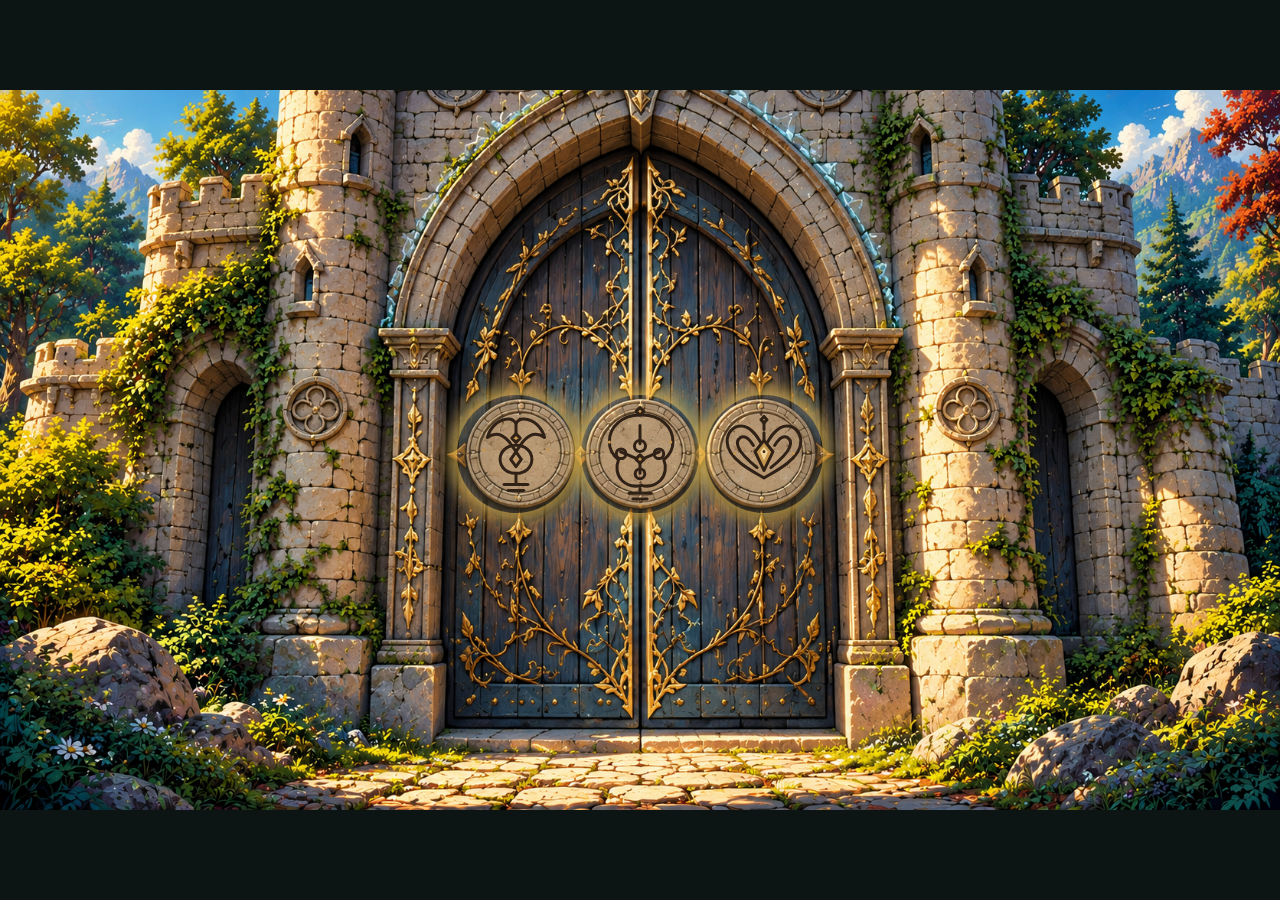
<file: Frontend/Task-1/index.html>
<!DOCTYPE html>
<html lang="ru">
  <head>
    <meta charset="UTF-8" />
    <meta name="viewport" content="width=device-width, initial-scale=1.0" />
    <title>Три символа на Вратах</title>
    <link rel="stylesheet" href="styles.css" />
  </head>
  <body>
    <main class="page">
      <div class="scene">
        <img
          class="scene__background"
          src="background.png"
          alt="Старинные ворота замка с тремя круглыми камнями"
        />

        <img
          class="scene__glyph scene__glyph--first"
          src="glyph-1.svg"
          alt="Первый древний символ"
        />
        <img
          class="scene__glyph scene__glyph--second"
          src="glyph-2.svg"
          alt="Второй древний символ"
        />
        <img
          class="scene__glyph scene__glyph--third"
          src="glyph-3.svg"
          alt="Третий древний символ"
        />
      </div>
    </main>
  </body>
</html>
</file>
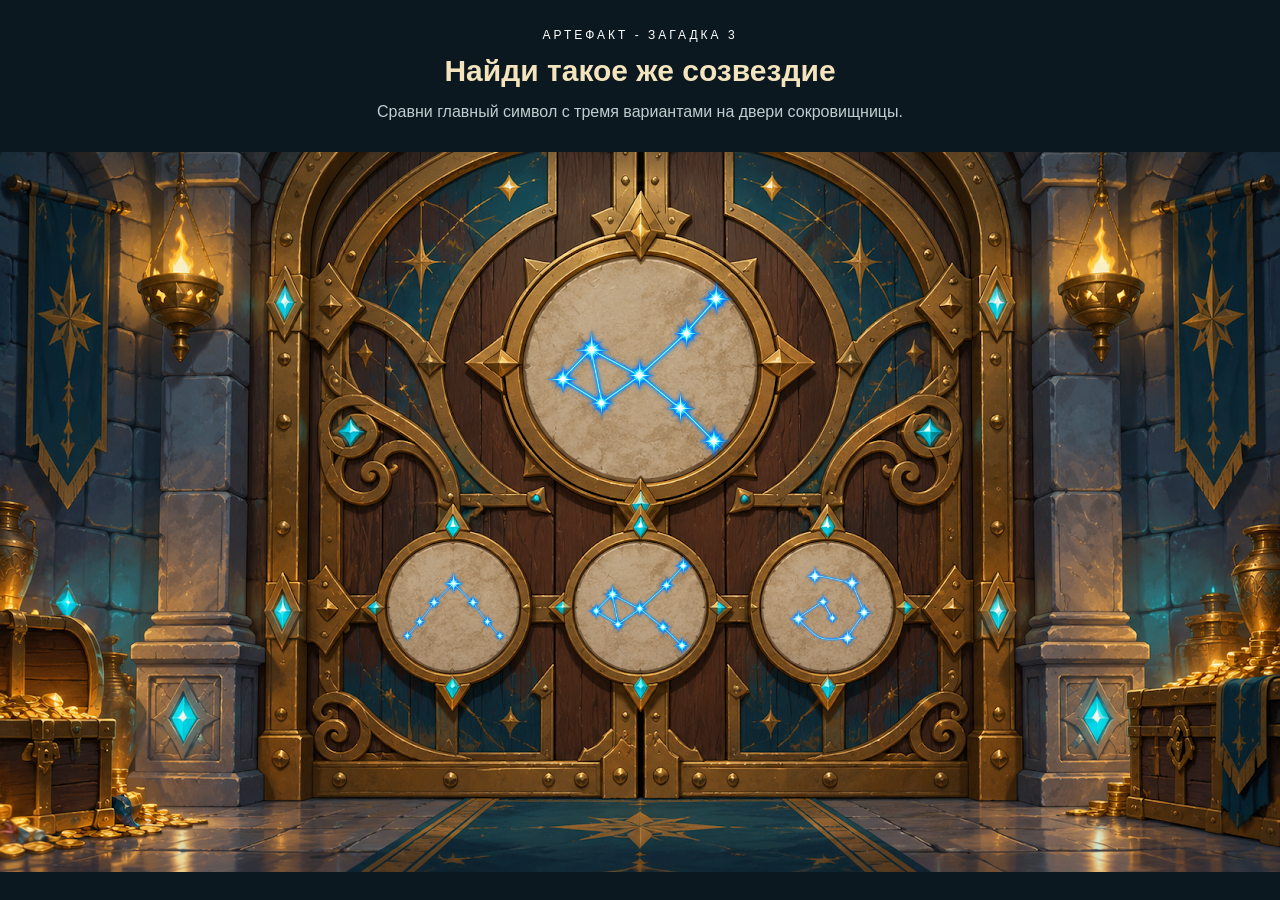
<file: Frontend/Task-3/index.html>
<!DOCTYPE html>
<html lang="ru">
<head>
    <meta charset="UTF-8">
    <meta name="viewport" content="width=device-width, initial-scale=1.0">
    <title>Панель загадки</title>
    <link rel="stylesheet" href="styles.css">
</head>
<body>
    <main class="puzzle">
        <header class="puzzle__header">
            <p class="puzzle__label">АРТЕФАКТ - ЗАГАДКА 3</p>
            <h1>Найди такое же созвездие</h1>
            <p class="puzzle__instruction">Сравни главный символ с тремя вариантами на двери сокровищницы.</p>
        </header>
        <div class="door">
            <img class="door__background" src="images/door.png" alt="Дверь сокровищницы с четырьмя круглыми площадками">
            <img class="door__symbol door__symbol_main" src="images/main-constellation.png" alt="Главное созвездие">
            <img class="door__symbol door__symbol_first" src="images/constellation-1.png" alt="Первый вариант созвездия">
            <img class="door__symbol door__symbol_second" src="images/constellation-2.png" alt="Второй вариант созвездия">
            <img class="door__symbol door__symbol_third" src="images/constellation-3.png" alt="Третий вариант созвездия">
        </div>
    </main>
</body>
</html>
</file>
<file: Frontend/Task-1/styles.css>
* {
  box-sizing: border-box;
}

body {
  margin: 0;
  background-color: #0d1514;
}

.page {
  min-height: 100vh;
  display: flex;
  justify-content: center;
  align-items: center;
  overflow: hidden;
}

.scene {
  position: relative;
  width: 100%;
  max-width: 1672px;
}

.scene__background {
  display: block;
  width: 100%;
  height: auto;
}

.scene__glyph {
  position: absolute;
  top: 42.4%;
  width: 9.2%;
  height: auto;
  z-index: 1;
  background-color: rgba(241, 212, 149, 0.16);
  border-radius: 50%;
  box-shadow: 0 0 18px 7px rgba(255, 207, 92, 0.72);
}

.scene__glyph--first {
  left: 35.7%;
}

.scene__glyph--second {
  left: 45.4%;
}

.scene__glyph--third {
  left: 55.1%;
}
</file>
<file: Frontend/Task-3/styles.css>
* {
    box-sizing: border-box;
}

body {
    margin: 0;
    background-color: #0b1820;
    color: #f4e4bd;
    font-family: Arial, sans-serif;
}

.puzzle {
    max-width: 1280px;
    margin: 0 auto;
}

.puzzle__header {
    padding: 28px 20px;
    text-align: center;
}

.puzzle__label {
    margin: 0 0 12px;
    color: #ffffff;
    font-size: 12px;
    letter-spacing: 3px;
}

h1 {
    margin: 0 0 12px;
    font-size: 30px;
}

.puzzle__instruction {
    margin: 0;
    color: #bfced0;
    font-size: 16px;
    line-height: 1.5;
}

.door {
    position: relative;
}

.door__background {
    display: block;
    width: 100%;
    height: auto;
}

.door__symbol {
    position: absolute;
    display: block;
    width: 9%;
    height: auto;
    top: 55%;
}

.door__symbol_main {
    width: 16%;
    left: 42%;
    top: 16%;
}

.door__symbol_first {
    left: 30.9%;
}

.door__symbol_second {
    left: 45.5%;
}

.door__symbol_third {
    left: 60.1%;
}
</file>
